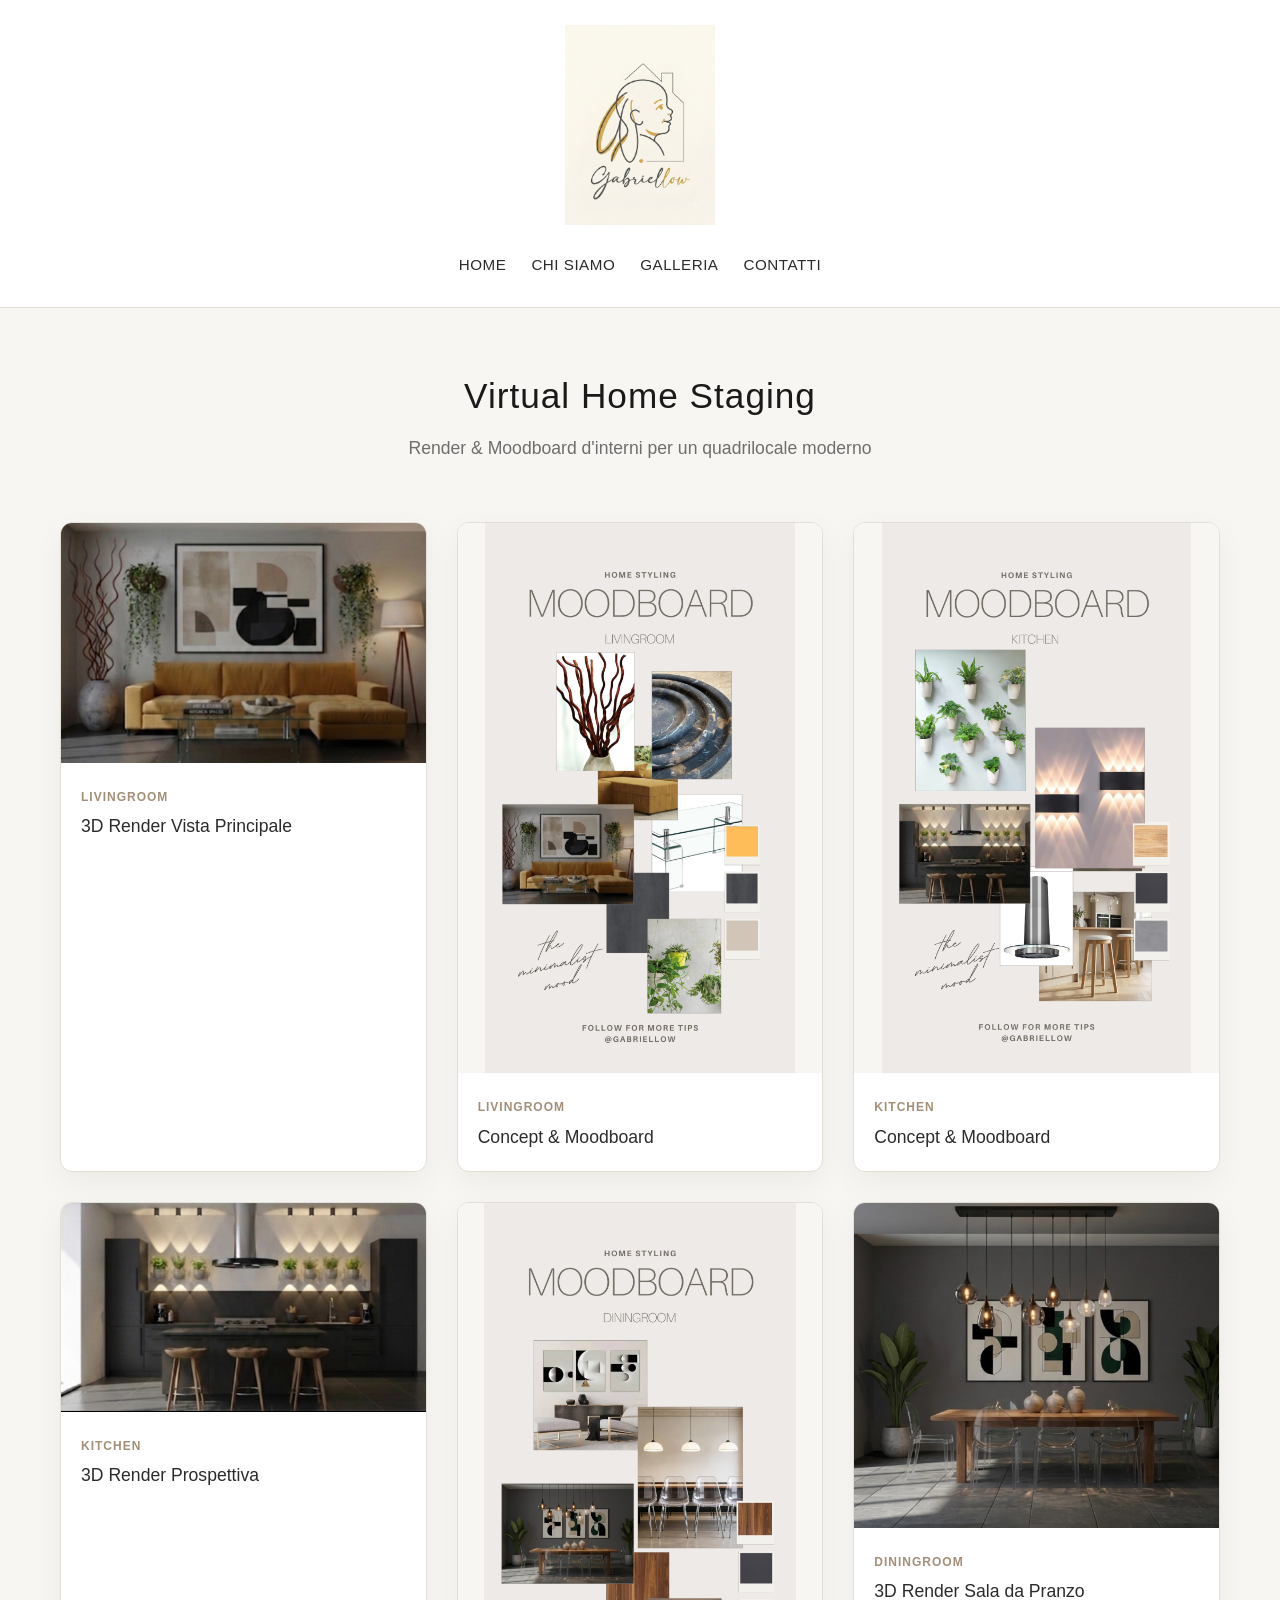
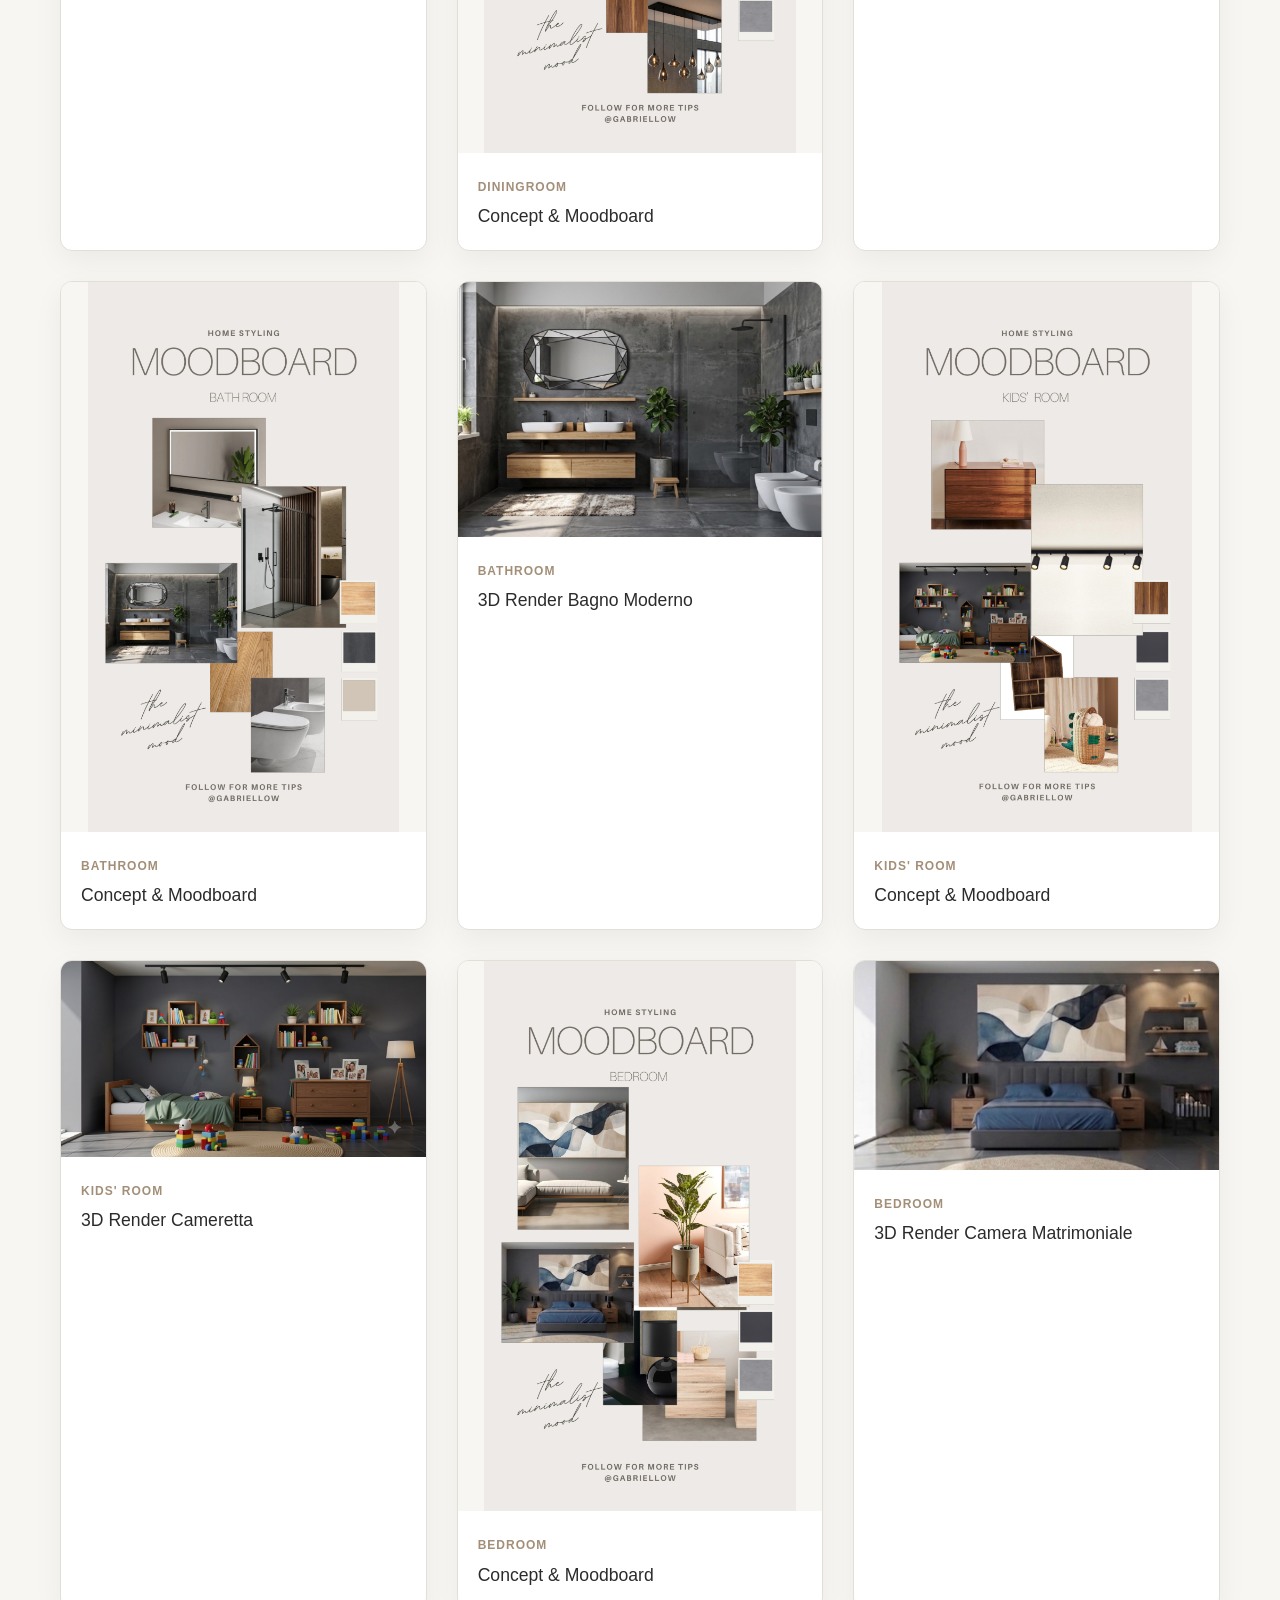
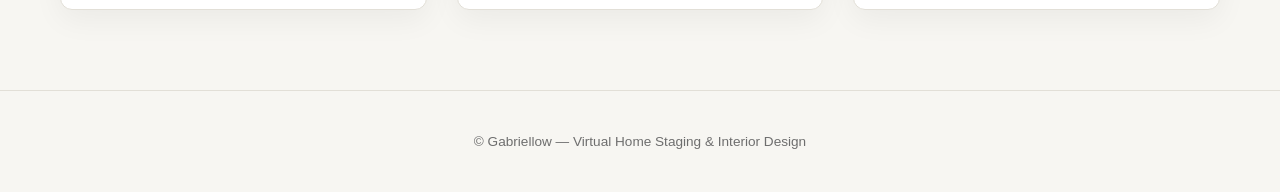
<file: index.html>
<!DOCTYPE html>
<html lang="it">
<head>
    <meta charset="UTF-8">
    <meta name="viewport" content="width=device-width, initial-scale=1.0">
    <title>Gabriellow | Virtual Home Staging & Interior Design</title>
    <link rel="stylesheet" href="style.css">
</head>
<body>

    <header class="header-centered">
        <div class="logo">
            <a href="index.html">
                <!-- Prova diverse estensioni del logo -->
                <img src="logo.png.PNG" onerror="this.onerror=null; this.src='logo.png';" alt="Gabriellow Logo" class="logo-img">
            </a>
        </div>
        <nav>
            <a href="index.html">Home</a>
            <a href="about.html">Chi siamo</a>
            <a href="#gallery">Galleria</a>
            <a href="contact.html">Contatti</a>
        </nav>
    </header>

    <section class="hero">
        <h1>Virtual Home Staging</h1>
        <p class="subtitle">Render & Moodboard d'interni per un quadrilocale moderno</p>
    </section>

    <!-- GALLERIA PROGETTI -->
    <main id="gallery" class="gallery-container">

        <!-- LIVINGROOM -->
        <article class="card">
            <div class="img-wrapper">
                <img src="livingroom-render.jpg.jpeg" alt="Livingroom Render">
            </div>
            <div class="card-info">
                <span class="room-tag">Livingroom</span>
                <h3>3D Render Vista Principale</h3>
            </div>
        </article>

        <article class="card">
            <div class="img-wrapper">
                <img src="livingroom-moodboard.jpg.jpeg" alt="Livingroom Moodboard">
            </div>
            <div class="card-info">
                <span class="room-tag">Livingroom</span>
                <h3>Concept & Moodboard</h3>
            </div>
        </article>

        <!-- KITCHEN MOODBOARD con fallback per le estensioni di iPhone -->
        <article class="card">
            <div class="img-wrapper">
                <img src="kitchen-moodboard.jpg.png" 
                     onerror="this.onerror=null; this.src='kitchen-moodboard.jpg.jpeg';" 
                     alt="Kitchen Moodboard">
            </div>
            <div class="card-info">
                <span class="room-tag">Kitchen</span>
                <h3>Concept & Moodboard</h3>
            </div>
        </article>

        <article class="card">
            <div class="img-wrapper">
                <img src="kitchen-render.jpg.jpeg" alt="Kitchen Render">
            </div>
            <div class="card-info">
                <span class="room-tag">Kitchen</span>
                <h3>3D Render Prospettiva</h3>
            </div>
        </article>

        <!-- DININGROOM -->
        <article class="card">
            <div class="img-wrapper">
                <img src="diningroom-moodboard.jpg.jpeg" alt="Diningroom Moodboard">
            </div>
            <div class="card-info">
                <span class="room-tag">Diningroom</span>
                <h3>Concept & Moodboard</h3>
            </div>
        </article>

        <article class="card">
            <div class="img-wrapper">
                <img src="diningroom-render.jpg.jpeg" alt="Diningroom Render">
            </div>
            <div class="card-info">
                <span class="room-tag">Diningroom</span>
                <h3>3D Render Sala da Pranzo</h3>
            </div>
        </article>

        <!-- BATHROOM -->
        <article class="card">
            <div class="img-wrapper">
                <img src="bathroom-moodboard.jpg.jpeg" alt="Bathroom Moodboard">
            </div>
            <div class="card-info">
                <span class="room-tag">Bathroom</span>
                <h3>Concept & Moodboard</h3>
            </div>
        </article>

        <article class="card">
            <div class="img-wrapper">
                <img src="bathroom-render.jpg.jpeg" alt="Bathroom Render">
            </div>
            <div class="card-info">
                <span class="room-tag">Bathroom</span>
                <h3>3D Render Bagno Moderno</h3>
            </div>
        </article>

        <!-- KIDS ROOM -->
        <article class="card">
            <div class="img-wrapper">
                <img src="kidsroom-moodboard.jpg.jpeg" alt="Kids Room Moodboard">
            </div>
            <div class="card-info">
                <span class="room-tag">Kids' Room</span>
                <h3>Concept & Moodboard</h3>
            </div>
        </article>

        <article class="card">
            <div class="img-wrapper">
                <img src="kidsroom-render.jpg.jpeg" alt="Kids Room Render">
            </div>
            <div class="card-info">
                <span class="room-tag">Kids' Room</span>
                <h3>3D Render Cameretta</h3>
            </div>
        </article>

        <!-- BEDROOM -->
        <article class="card">
            <div class="img-wrapper">
                <img src="bedroom-moodboard.jpg.jpeg" alt="Bedroom Moodboard">
            </div>
            <div class="card-info">
                <span class="room-tag">Bedroom</span>
                <h3>Concept & Moodboard</h3>
            </div>
        </article>

        <article class="card">
            <div class="img-wrapper">
                <img src="bedroom-render.jpg.jpeg" alt="Bedroom Render">
            </div>
            <div class="card-info">
                <span class="room-tag">Bedroom</span>
                <h3>3D Render Camera Matrimoniale</h3>
            </div>
        </article>

    </main>

    <footer>
        <p>© Gabriellow — Virtual Home Staging & Interior Design</p>
    </footer>

</body>
</html>
</file>
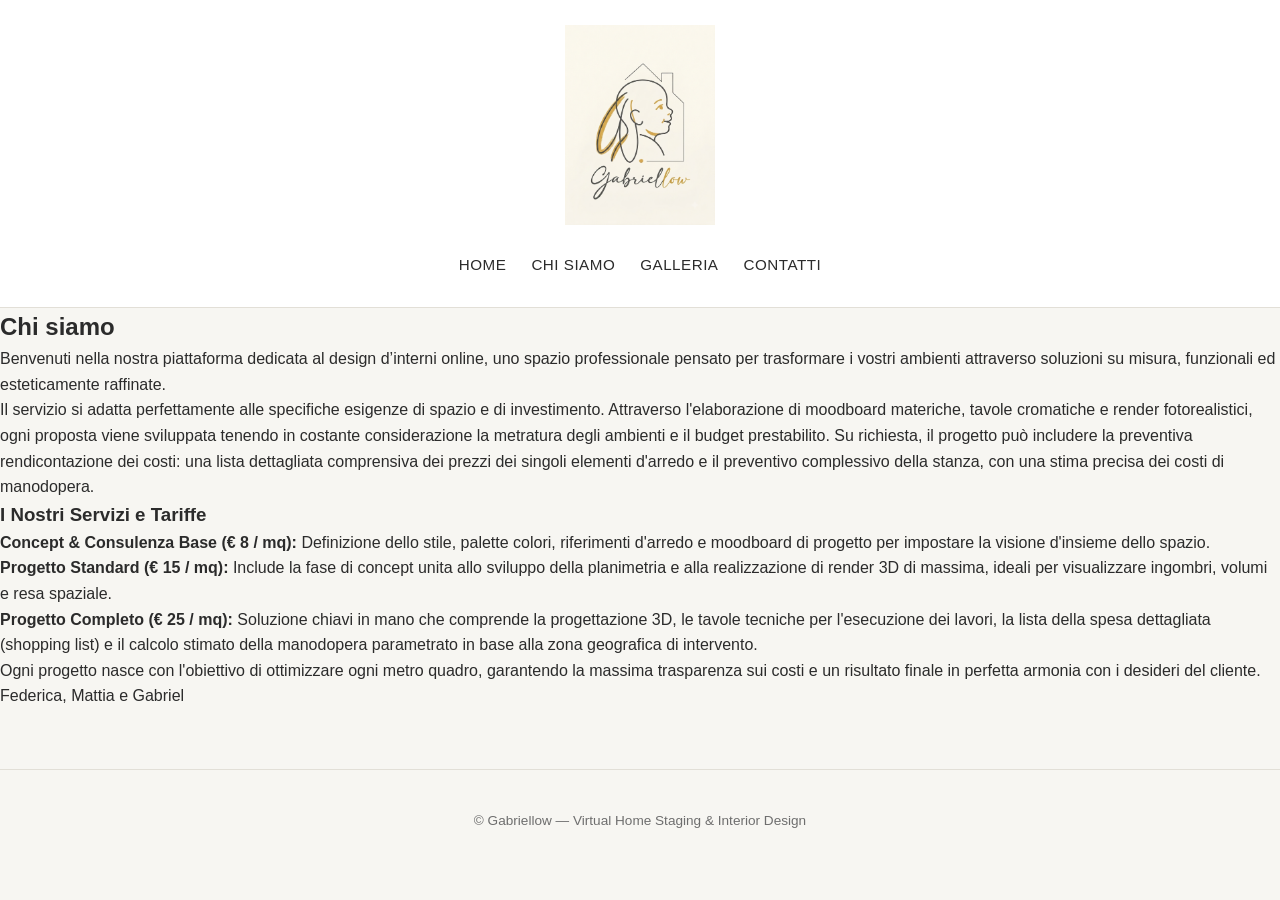
<file: about.html>
<!DOCTYPE html>
<html lang="it">
<head>
    <meta charset="UTF-8">
    <meta name="viewport" content="width=device-width, initial-scale=1.0">
    <title>Chi siamo | Gabriellow Design</title>
    <link rel="stylesheet" href="style.css">
</head>
<body>

    <header class="header-centered">
        <div class="logo">
            <a href="index.html">
                <img src="logo.png.PNG" alt="Gabriellow Logo" class="logo-img">
            </a>
        </div>
        <nav>
            <a href="index.html">Home</a>
            <a href="about.html">Chi siamo</a>
            <a href="index.html#gallery">Galleria</a>
            <a href="contact.html">Contatti</a>
        </nav>
    </header>

    <main class="about-page-container">
        <section class="about-section">
            <h2>Chi siamo</h2>
            <div class="about-content">
                <p>
                    Benvenuti nella nostra piattaforma dedicata al design d’interni online, uno spazio professionale pensato per trasformare i vostri ambienti attraverso soluzioni su misura, funzionali ed esteticamente raffinate.
                </p>
                <p>
                    Il servizio si adatta perfettamente alle specifiche esigenze di spazio e di investimento. Attraverso l'elaborazione di moodboard materiche, tavole cromatiche e render fotorealistici, ogni proposta viene sviluppata tenendo in costante considerazione la metratura degli ambienti e il budget prestabilito. Su richiesta, il progetto può includere la preventiva rendicontazione dei costi: una lista dettagliata comprensiva dei prezzi dei singoli elementi d'arredo e il preventivo complessivo della stanza, con una stima precisa dei costi di manodopera.
                </p>

                <div class="services-container">
                    <h3>I Nostri Servizi e Tariffe</h3>
                    <ul class="services-list">
                        <li>
                            <strong>Concept & Consulenza Base (€ 8 / mq):</strong>
                            Definizione dello stile, palette colori, riferimenti d'arredo e moodboard di progetto per impostare la visione d'insieme dello spazio.
                        </li>
                        <li>
                            <strong>Progetto Standard (€ 15 / mq):</strong>
                            Include la fase di concept unita allo sviluppo della planimetria e alla realizzazione di render 3D di massima, ideali per visualizzare ingombri, volumi e resa spaziale.
                        </li>
                        <li>
                            <strong>Progetto Completo (€ 25 / mq):</strong>
                            Soluzione chiavi in mano che comprende la progettazione 3D, le tavole tecniche per l'esecuzione dei lavori, la lista della spesa dettagliata (shopping list) e il calcolo stimato della manodopera parametrato in base alla zona geografica di intervento.
                        </li>
                    </ul>
                </div>

                <p class="summary-text">
                    Ogni progetto nasce con l'obiettivo di ottimizzare ogni metro quadro, garantendo la massima trasparenza sui costi e un risultato finale in perfetta armonia con i desideri del cliente.
                </p>

                <p class="team-names">
                    Federica, Mattia e Gabriel
                </p>
            </div>
        </section>
    </main>

    <footer>
        <p>© Gabriellow — Virtual Home Staging & Interior Design</p>
    </footer>

</body>
</html>
</file>
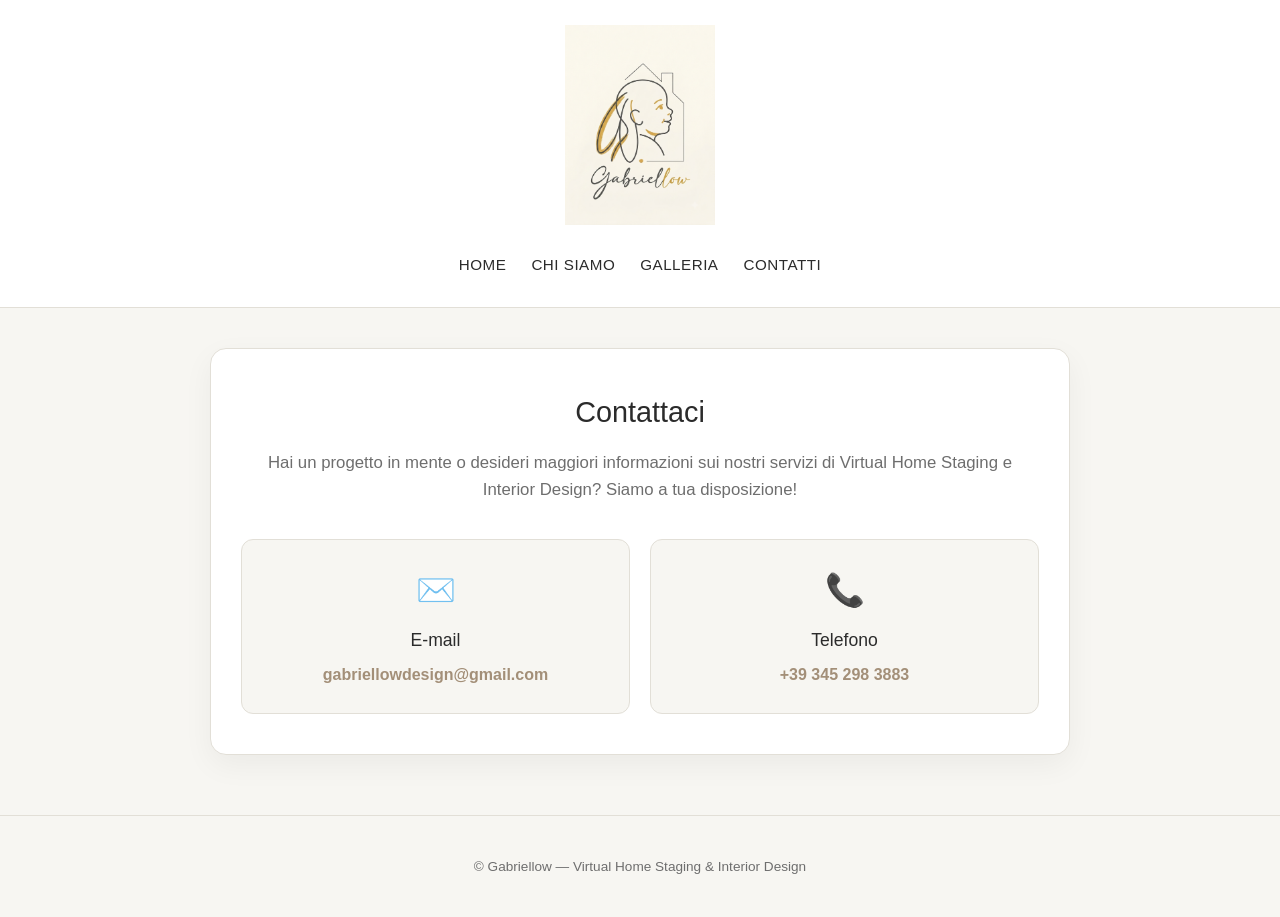
<file: contact.html>
<!DOCTYPE html>
<html lang="it">
<head>
    <meta charset="UTF-8">
    <meta name="viewport" content="width=device-width, initial-scale=1.0">
    <title>Contatti | Gabriellow Design</title>
    <link rel="stylesheet" href="style.css">
</head>
<body>

    <header class="header-centered">
        <div class="logo">
            <a href="index.html">
                <img src="logo.png.PNG" onerror="this.onerror=null; this.src='logo.png';" alt="Gabriellow Logo" class="logo-img">
            </a>
        </div>
        <nav>
            <a href="index.html">Home</a>
            <a href="about.html">Chi siamo</a>
            <a href="index.html#gallery">Galleria</a>
            <a href="contact.html">Contatti</a>
        </nav>
    </header>

    <main class="contact-page-container">
        <section class="contact-section">
            <h2>Contattaci</h2>
            <p class="contact-intro">
                Hai un progetto in mente o desideri maggiori informazioni sui nostri servizi di Virtual Home Staging e Interior Design? Siamo a tua disposizione!
            </p>

            <div class="contact-cards">
                <div class="contact-card">
                    <div class="contact-icon">✉️</div>
                    <h3>E-mail</h3>
                    <p><a href="mailto:gabriellowdesign@gmail.com">gabriellowdesign@gmail.com</a></p>
                </div>

                <div class="contact-card">
                    <div class="contact-icon">📞</div>
                    <h3>Telefono</h3>
                    <p><a href="tel:+393452983883">+39 345 298 3883</a></p>
                </div>
            </div>
        </section>
    </main>

    <footer>
        <p>© Gabriellow — Virtual Home Staging & Interior Design</p>
    </footer>

</body>
</html>
</file>
<file: style.css>
/* CSS GABRIELLOW DESIGN - LOGO 200PX E IMMAGINI INTERE SENZA TAGLI */

/* Reset & Box Sizing */
*, *::before, *::after {
    box-sizing: border-box;
    margin: 0;
    padding: 0;
}

:root {
    --bg-color: #f7f6f2;
    --card-bg: #ffffff;
    --text-color: #2b2b2b;
    --text-muted: #6e6e6e;
    --accent-color: #a38f78;
    --accent-hover: #8c7862;
    --border-color: #e2dfd7;
    --shadow: 0 10px 30px rgba(0, 0, 0, 0.05);
    --transition: all 0.3s ease;
}

body {
    font-family: -apple-system, BlinkMacSystemFont, "Segoe UI", Roboto, Helvetica, Arial, sans-serif;
    background-color: var(--bg-color);
    color: var(--text-color);
    line-height: 1.6;
    padding: 0;
    margin: 0;
}

/* HEADER & LOGO */
.header-centered {
    background-color: #ffffff;
    border-bottom: 1px solid var(--border-color);
    padding: 25px 20px;
    text-align: center;
    position: sticky;
    top: 0;
    z-index: 1000;
}

.logo {
    margin-bottom: 15px;
}

/* LOGO IMPOSTATO A 200PX */
.logo-img {
    max-height: 200px;
    width: auto;
    object-fit: contain;
    display: inline-block;
    transition: transform 0.3s ease;
}

.logo-img:hover {
    transform: scale(1.03);
}

/* NAVIGATION */
nav {
    display: flex;
    justify-content: center;
    gap: 25px;
    flex-wrap: wrap;
}

nav a {
    text-decoration: none;
    color: var(--text-color);
    font-weight: 500;
    font-size: 0.95rem;
    letter-spacing: 0.5px;
    text-transform: uppercase;
    transition: var(--transition);
    padding: 5px 0;
    position: relative;
}

nav a:hover {
    color: var(--accent-color);
}

nav a::after {
    content: '';
    position: absolute;
    width: 0;
    height: 2px;
    bottom: 0;
    left: 0;
    background-color: var(--accent-color);
    transition: var(--transition);
}

nav a:hover::after {
    width: 100%;
}

/* HERO SECTION */
.hero {
    text-align: center;
    padding: 60px 20px 40px;
    max-width: 800px;
    margin: 0 auto;
}

.hero h1 {
    font-size: 2.2rem;
    font-weight: 300;
    letter-spacing: 1px;
    margin-bottom: 10px;
    color: #1a1a1a;
}

.hero .subtitle {
    font-size: 1.1rem;
    color: var(--text-muted);
    font-weight: 300;
}

/* GALLERIA & CARD GRID */
.gallery-container {
    max-width: 1200px;
    margin: 0 auto;
    padding: 20px;
    display: grid;
    grid-template-columns: repeat(auto-fit, minmax(320px, 1fr));
    gap: 30px;
}

.card {
    background: var(--card-bg);
    border-radius: 12px;
    overflow: hidden;
    box-shadow: var(--shadow);
    border: 1px solid var(--border-color);
    transition: var(--transition);
}

.card:hover {
    transform: translateY(-5px);
    box-shadow: 0 15px 35px rgba(0, 0, 0, 0.08);
}

/* IMMAGINI E MOODBOARD MOSTRATI INTERAMENTE */
.img-wrapper {
    width: 100%;
    height: auto;
    background-color: #f7f6f2;
    display: flex;
    align-items: center;
    justify-content: center;
    overflow: hidden;
}

.img-wrapper img {
    width: 100%;
    height: auto;
    max-height: 550px;
    object-fit: contain; /* MOSTRA L'IMMAGINE COMPLETA SENZA TAGLI */
    display: block;
    transition: transform 0.5s ease;
}

.card:hover .img-wrapper img {
    transform: scale(1.02);
}

.card-info {
    padding: 20px;
}

.room-tag {
    display: inline-block;
    font-size: 0.75rem;
    text-transform: uppercase;
    letter-spacing: 1px;
    color: var(--accent-color);
    font-weight: 600;
    margin-bottom: 5px;
}

.card-info h3 {
    font-size: 1.1rem;
    font-weight: 400;
    color: var(--text-color);
}

/* PAGINA CONTATTI */
.contact-page-container {
    max-width: 900px;
    margin: 40px auto;
    padding: 0 20px;
}

.contact-section {
    background: var(--card-bg);
    padding: 40px 30px;
    border-radius: 16px;
    box-shadow: var(--shadow);
    border: 1px solid var(--border-color);
    text-align: center;
}

.contact-section h2 {
    font-size: 1.8rem;
    font-weight: 300;
    margin-bottom: 15px;
}

.contact-intro {
    color: var(--text-muted);
    margin-bottom: 35px;
    font-size: 1.05rem;
}

.contact-cards {
    display: grid;
    grid-template-columns: repeat(auto-fit, minmax(250px, 1fr));
    gap: 20px;
}

.contact-card {
    background-color: var(--bg-color);
    padding: 25px 20px;
    border-radius: 12px;
    border: 1px solid var(--border-color);
    transition: var(--transition);
}

.contact-card:hover {
    border-color: var(--accent-color);
    transform: translateY(-3px);
}

.contact-icon {
    font-size: 2rem;
    margin-bottom: 10px;
}

.contact-card h3 {
    font-size: 1.1rem;
    margin-bottom: 8px;
    font-weight: 500;
}

.contact-card a {
    color: var(--accent-color);
    text-decoration: none;
    font-weight: 600;
    transition: var(--transition);
}

.contact-card a:hover {
    color: var(--accent-hover);
    text-decoration: underline;
}

/* FOOTER */
footer {
    text-align: center;
    padding: 40px 20px;
    color: var(--text-muted);
    font-size: 0.85rem;
    border-top: 1px solid var(--border-color);
    margin-top: 60px;
}

/* RESPONSIVE PER SMARTPHONE */
@media (max-width: 600px) {
    .logo-img {
        max-height: 140px;
    }
    
    .hero h1 {
        font-size: 1.75rem;
    }
    
    nav {
        gap: 15px;
    }
}
</file>
